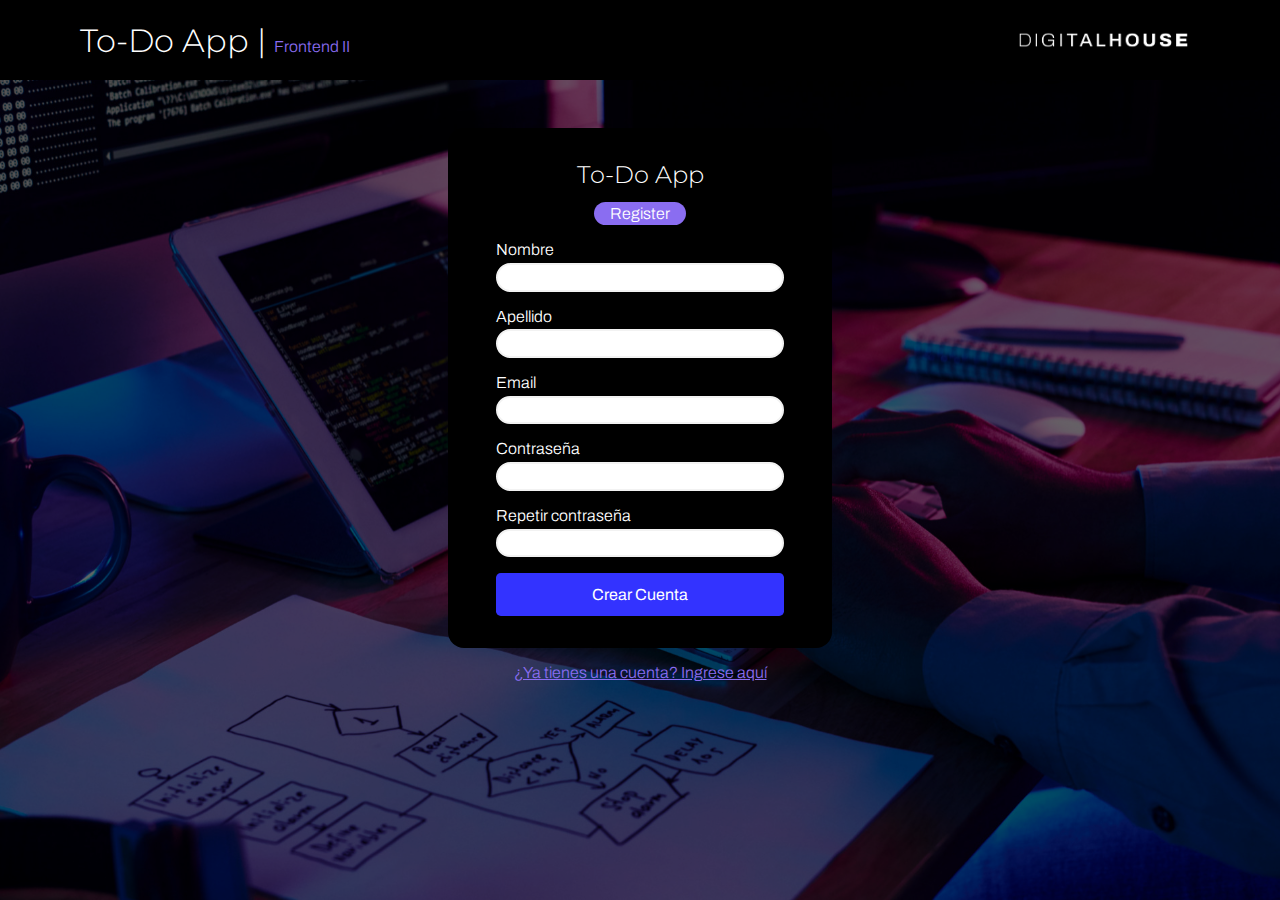
<file: signup.html>
<!DOCTYPE html>
<html lang="es">

<head>
  <meta charset="UTF-8">
  <meta http-equiv="X-UA-Compatible" content="IE=edge">
  <meta name="viewport" content="width=device-width, initial-scale=1.0">
  <title>ToDo App</title>
  <link rel="icon" type="image/x-icon" href="assets/DH_Logo_Black.png">
  <meta name="description" content="Digital House CTD | Proyecto integrador | FRONTEND II"/>


  <link rel="stylesheet" href="css/loginSignupStyles.css">
</head>

<body>
  <header class="container">
    <nav>
      <h1>To-Do App | <span>Frontend II</span></h1>
      <img src="assets/DigitalHouse_Logo_White.png" alt="logo DH">
    </nav>
  </header>

  <div class="container">
    <form>
      <div class="form-header">
        <h2>To-Do App</h2>
        <p class="rounded">Register</p>
      </div>

      <label for="inputNombre">Nombre</label>
      <input id="inputNombre" type="text" name="name">

      <label for="inputApellido">Apellido</label>
      <input id="inputApellido" type="text">

      <label for="inputEmail">Email</label>
      <input id="inputEmail" type="email">

      <label for="inputPassword">Contraseña</label>
      <input id="inputPassword" type="password">

      <label for="inputPasswordRepetida">Repetir contraseña</label>
      <input id="inputPasswordRepetida" type="password">

      <button type="submit">Crear Cuenta</button>
    </form>

    <div class="ingresarA">
      <a href="index.html">¿Ya tienes una cuenta? Ingrese aquí</a>
    </div>
  </div>

  <script src="scripts/signup.js" type="module"></script>
</body>

</html>
</file>
<file: css/loginSignupStyles.css>
@import url('./globalStyles.css');

body {
    background-image: url('../assets/wallpaper1.jpg');
    background-repeat: no-repeat;
    background-position: center;
    background-size: cover;
    /* capa sobre fondo */
    box-shadow: inset 0 0 0 1000px rgba(0, 0, 0, .6);

}

header {
    background-color: var(--negro);
    height: 5rem;
    margin-bottom: 3rem;
}

nav {
    padding: 1rem;
    height: 100%;
    display: flex;
    justify-content: space-between;
    align-items: center;
}

nav h1 span {
    font-weight: 300;
    font-size: 1rem;
    color: var(--lila);
}
nav img {
    display: block;
    height: 80%;
}

.container {
    padding: 0 5%;
}

form {
    background-color: var(--negro);
    max-width: 24rem;
    margin: 0 auto;
    padding: 2rem 3rem;
    border-radius: 1rem;
    display: flex;
    flex-direction: column;
}


.form-header {
    display: flex;
    flex-direction: column;
    align-items: center;
    margin-bottom: 1rem;
}

.form-header h2 {
    margin-bottom: .8rem;
}

.form-header p {
    background-color: var(--lila);
    padding: .2rem 1rem;
}

form label {
    margin-bottom: .3rem;
}

form input {
    border-radius: 100vh;
    margin-bottom: 1rem;
    padding: .3rem 1rem;
    border: 2px solid var(--app-grey);
}

form input.error{
    border: 3px solid red;
}

/* form input:focus {
    outline: none;
    border: 2px solid var(--lila);
} */

form button{
    background-color: var(--azul);
    color: white;
    padding: .8rem 0;
    border-radius: .3rem;
    font-size: 1rem;
    font-weight: 400;
}
form button:hover{
    background-color: var(--azul-hover);
}

.ingresarA {
    padding: 1rem 0;
    text-align: center;
}

.ingresarA a {
    color: var(--lila);
}
.ingresarA a:hover{
    color: var(--azul);
}
</file>
